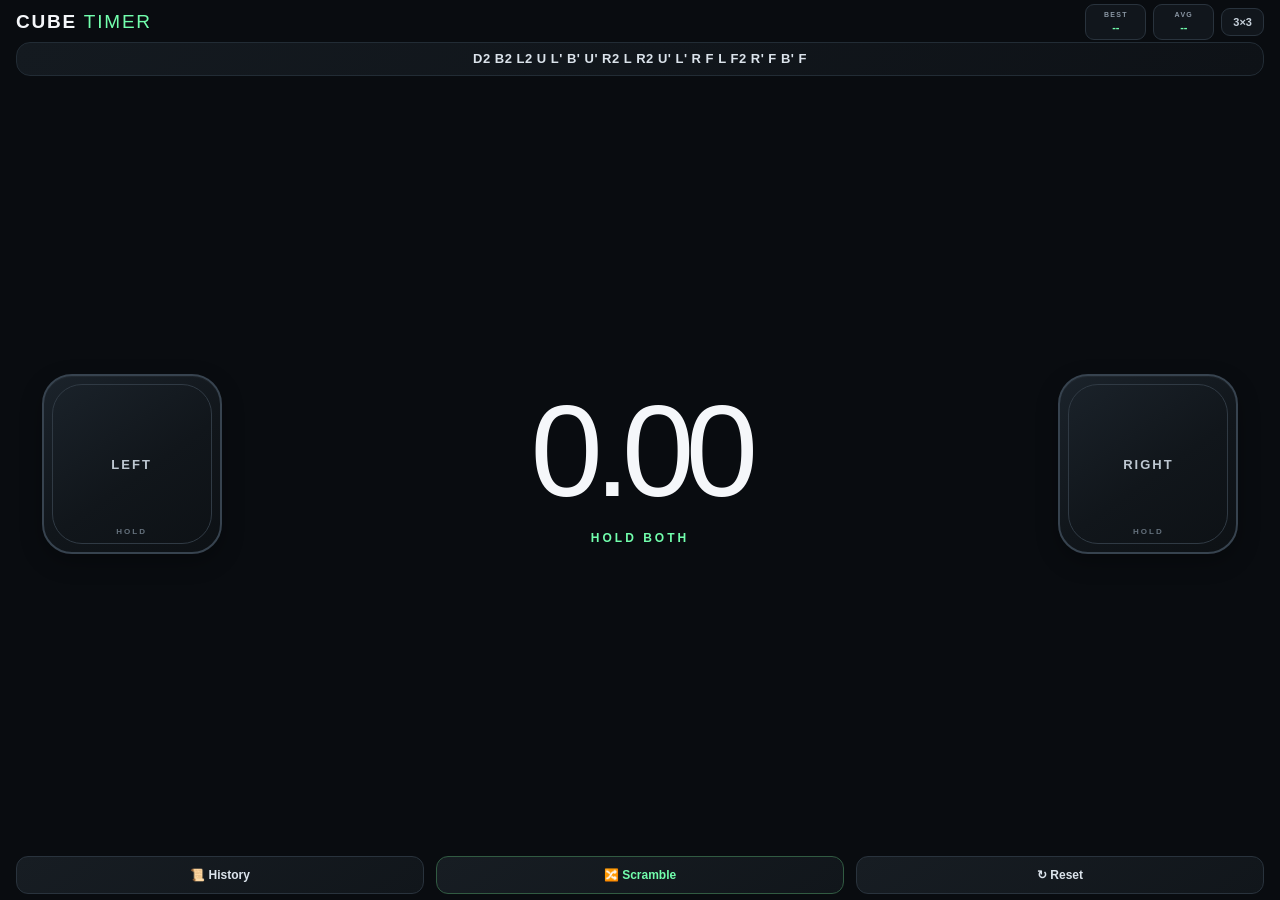
<file: index.html>
<!DOCTYPE html>
<html lang="en">

<head>

    <meta charset="UTF-8">

    <meta
        name="viewport"
        content="width=device-width, initial-scale=1.0"
    >

    <meta
        name="screen-orientation"
        content="landscape"
    >

    <meta
        name="orientation"
        content="landscape"
    >

    <title>Cube Timer</title>

    <link
        rel="stylesheet"
        href="style.css"
    >

</head>


<body>

    <main class="timer-app">


        <!-- TOP BAR -->

        <div class="top-bar">

            <div class="logo">
                CUBE<span> TIMER</span>
            </div>


            <div class="stats">

                <div class="stat">

                    <span class="stat-label">
                        BEST
                    </span>

                    <span id="bestTime">
                        --
                    </span>

                </div>


                <div class="stat">

                    <span class="stat-label">
                        AVG
                    </span>

                    <span id="averageTime">
                        --
                    </span>

                </div>


                <div class="cube">
                    3×3
                </div>

            </div>

        </div>


        <!-- SCRAMBLE -->

        <div class="scramble">

            <span id="scrambleText">
                Ready to scramble
            </span>

        </div>


        <!-- TIMER AREA -->

        <section class="timer-area">


            <!-- LEFT HAND -->

            <button
                class="hand-button left-hand"
                id="leftHand"
                type="button"
                aria-label="Left hand timer button"
            >
                LEFT
            </button>


            <!-- CENTER -->

            <div class="timer-center">

                <div id="timer">
                    0.00
                </div>

                <div id="status">
                    HOLD BOTH
                </div>

            </div>


            <!-- RIGHT HAND -->

            <button
                class="hand-button right-hand"
                id="rightHand"
                type="button"
                aria-label="Right hand timer button"
            >
                RIGHT
            </button>


        </section>


        <!-- BOTTOM BUTTONS -->

        <div class="bottom-bar">

            <button
                id="scrambleBtn"
                type="button"
            >
                🔀 Scramble
            </button>


            <button
                id="historyBtn"
                type="button"
            >
                📜 History
            </button>


            <button
                id="resetBtn"
                type="button"
            >
                ↻ Reset
            </button>

        </div>


    </main>


    <!-- HISTORY PANEL -->

    <div
        id="historyPanel"
        class="history-panel"
    >

        <div class="history-header">

            <h2>
                📜 Solve History
            </h2>

            <button
                id="closeHistory"
                type="button"
            >
                ✕
            </button>

        </div>


        <div
            id="historyList"
            class="history-list"
        >

            <div class="empty-history">
                No solves yet
            </div>

        </div>


        <button
            id="clearHistory"
            class="clear-history"
            type="button"
        >
            🗑 Clear History
        </button>

    </div>


    <script src="script.js"></script>

</body>

</html>
</file>
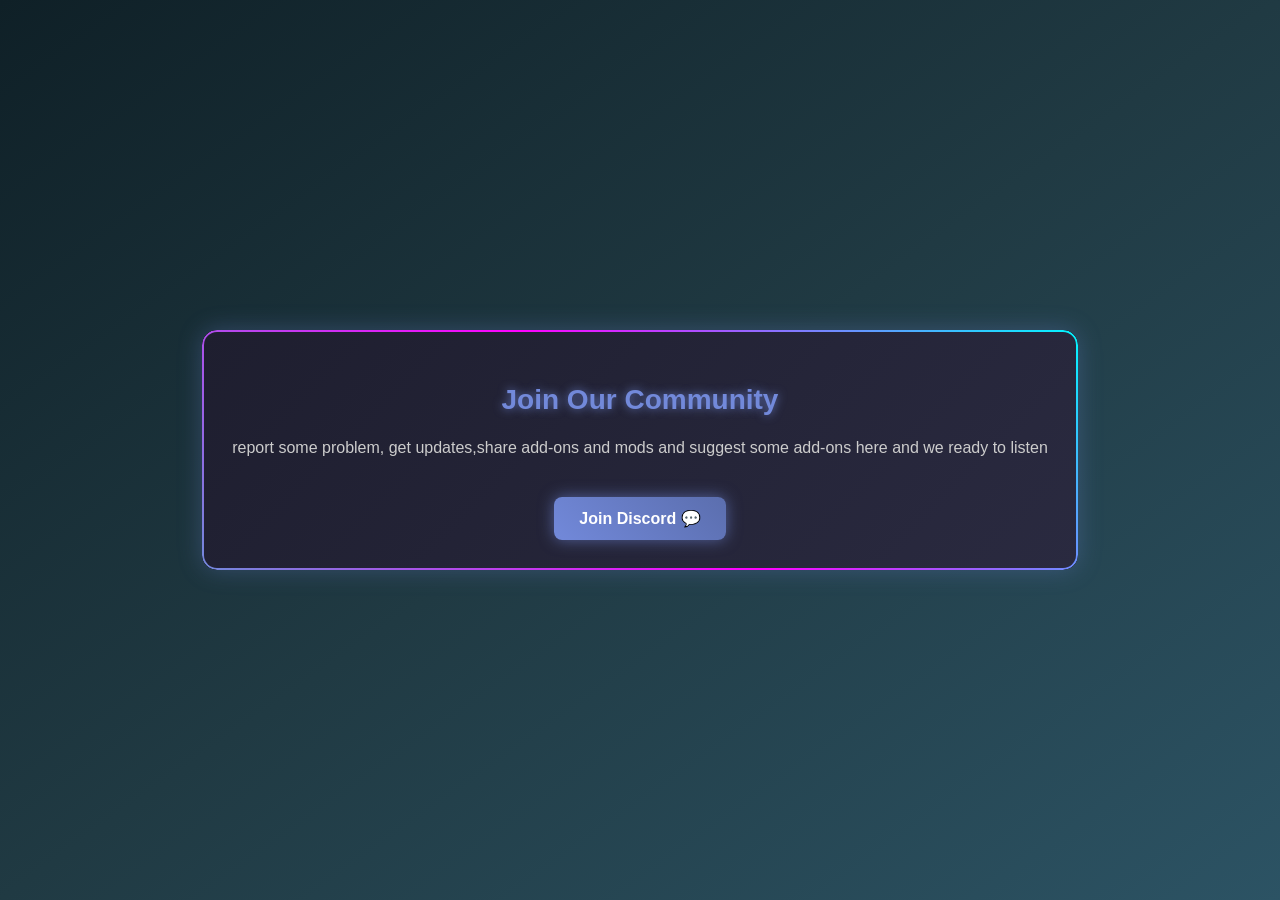
<file: community.html>
<!DOCTYPE html>
<html lang="en">
<head>
<meta charset="UTF-8">
<meta name="viewport" content="width=device-width, initial-scale=1.0">
<title>Community - psycho</title>
<link rel="stylesheet" href="style.css">
<style>
body { font-family: Arial; background: linear-gradient(to bottom right,#0f2027,#203a43,#2c5364); color:white; display:flex; flex-direction:column; align-items:center; min-height:100vh; margin:0; padding:20px;}
.community-page { text-align:center; max-width:500px; width:100%; background: rgba(0,0,0,0.6); padding:30px; border-radius:20px; box-shadow:0 0 20px rgba(0,0,0,0.5);}
.community-page img { width:100px; border-radius:50%; margin-bottom:10px; }
h1 { color:#ffcc00; margin-bottom:10px;}
p { margin-bottom:20px;}
.btn { display:inline-block; padding:10px 20px; background-color:green; color:white; text-decoration:none; border-radius:8px; font-weight:bold; margin:5px; transition:0.3s; cursor:pointer;}
.btn:hover{background-color:blue; transform:scale(1.05);}
</style>
</head>
<body>

<div class="community-page">
    <h1>Welcome to L3ARN Community!</h1>
    <img id="user-pic" src="" alt="Profile Picture">
    <div id="user-name" style="font-weight:bold; font-size:1.2em;"></div>
    <div id="user-email" style="color:lightgray;"></div>
    <p>Now you can access exclusive mods, join discussions, and more.</p>
    
    <a href="profile.html" class="btn">View Profile</a>
    <a href="index.html" class="btn">Back to Home</a>
</div>


<script>
const name = localStorage.getItem("userName");
const email = localStorage.getItem("userEmail");
const pic = localStorage.getItem("userPic");

if(name && email && pic){
    document.getElementById("user-name").textContent = name;
    document.getElementById("user-email").textContent = email;
    document.getElementById("user-pic").src = pic;
}else{
    window.location.href = "squadlogo.html";
}
</script>
</body>
</html>
</file>
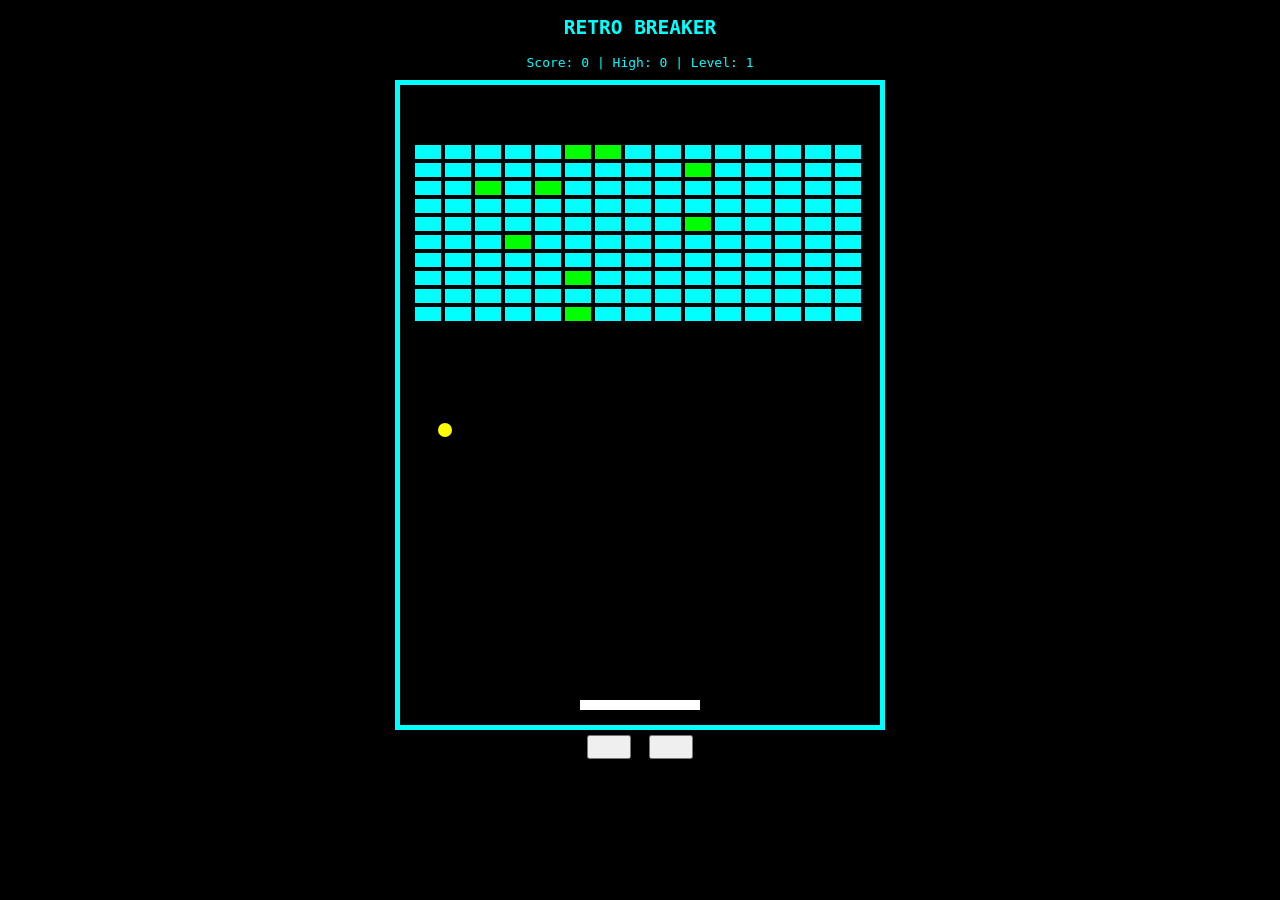
<file: Other-game.html>
<!DOCTYPE html>
<html lang="en">
<head>
<meta charset="UTF-8">
<meta name="viewport" content="width=device-width, initial-scale=1.0">
<title>Breaker Time Paddle + Multiplier</title>
<style>
body{
  margin:0;
  background:#000;
  color:#0ff;
  font-family:monospace;
  display:flex;
  flex-direction:column;
  align-items:center;
}
canvas{border:5px solid #0ff;margin-top:10px;}
button{padding:10px 20px;margin:5px;font-size:16px;}
#gameOverUI{display:none;}
</style>
</head>
<body>

<h2>RETRO BREAKER</h2>
<div>
Score: <span id="score">0</span> |
High: <span id="high">0</span> |
Level: <span id="level">1</span>
</div>

<canvas id="gameCanvas" width="480" height="640"></canvas>

<div>
<button id="btnLeft"></button>
<button id="btnRight"></button>
</div>

<div id="gameOverUI">
<h2 style="color:red;">GAME OVER</h2>
<button id="restartBtn">RESTART</button>
<a href="index.html"><button>HOME</button></a>
</div>

<script>
const canvas = document.getElementById("gameCanvas");
const ctx = canvas.getContext("2d");

let paddleWidth = 120;
let paddleX = canvas.width/2 - 60;
const paddleY = canvas.height - 25;

const ballRadius = 7;
let balls = [];
let powerUps = [];

let score = 0;
let highScore = localStorage.getItem("hs") || 0;
let level = 0;
let speed = 3;
let gameOver = false;

document.getElementById("high").textContent = highScore;

const rows = 10, cols = 15;
const bw = 26, bh = 14, pad = 4, offT = 60, offL = 15;

let bricks = [];
const levels = [Array(10).fill().map(()=>Array(15).fill(1))];

// --- BRICKS ---
function createBricks(){
  bricks = [];
  let layout = levels[level % levels.length];
  for(let c=0;c<cols;c++){
    bricks[c]=[];
    for(let r=0;r<rows;r++){
      let type = layout[r][c];
      if(type===1 && Math.random()<0.2) type=3; // ability brick 20%
      if(type===1 && Math.random()<0.05) type=4; // rare paddle expand 5%
      bricks[c][r]={x:0,y:0,status:type};
    }
  }
}

// --- BALL INIT ---
function initBall(){
  balls=[{
    x:canvas.width/2,
    y:canvas.height-100,
    dx:speed*(Math.random()<0.5?1:-1),
    dy:-speed
  }];
}

// --- DRAW BRICKS ---
function drawBricks(){
  bricks.forEach((col,c)=>{
    col.forEach((b,r)=>{
      if(!b.status) return;
      let x = c*(bw+pad)+offL;
      let y = r*(bh+pad)+offT;
      b.x = x; b.y = y;
      ctx.fillStyle = b.status===2?"#777":(b.status===4?"#0f0":"#0ff");
      ctx.fillRect(x,y,bw,bh);
    });
  });
}

// --- COLLISION ---
function collision(ball){
  bricks.forEach(col=>{
    col.forEach(b=>{
      if(!b.status) return;
      if(ball.x>b.x && ball.x<b.x+bw && ball.y>b.y && ball.y<b.y+bh){
        let prevX = ball.x-ball.dx;
        let prevY = ball.y-ball.dy;
        if(prevY<=b.y||prevY>=b.y+bh) ball.dy*=-1;
        else ball.dx*=-1;

        if(b.status===3 && Math.random()<0.2){ // 20% chance to multiply ball
          balls.push({...ball, dx:-ball.dx, dy:-ball.dy});
        }
        if(b.status===4 && Math.random()<0.05){ // 5% chance paddle expand
          paddleWidth *= 1.2;
          setTimeout(()=>{paddleWidth/=1.2},5000); // 5s duration
        }
        if(b.status!==2) { b.status=0; score+=10; document.getElementById("score").textContent=score;}
      }
    });
  });
}

// --- POWERUPS ---
function spawnPowerUp(x,y){
  powerUps.push({x:x,y:y,dy:2,type:Math.floor(Math.random()*2)});
}
function drawPowerUps(){
  powerUps.forEach((p,i)=>{
    p.y+=p.dy;
    ctx.fillStyle = p.type===0?"#0f0":"#00f";
    ctx.fillRect(p.x-8,p.y-8,16,16);
    if(p.y>paddleY && p.x>paddleX && p.x<paddleX+paddleWidth){
      if(p.type===0) paddleWidth*=1.2;
      if(p.type===1 && balls.length<5) balls.push({...balls[0],dx:-balls[0].dx});
      setTimeout(()=>{paddleWidth/=1.2},5000);
      powerUps.splice(i,1);
    }
    if(p.y>canvas.height) powerUps.splice(i,1);
  });
}

// --- BALL UPDATE ---
function updateBalls(){
  balls.forEach((ball,i)=>{
    ball.x+=ball.dx;
    ball.y+=ball.dy;
    if(ball.x<ballRadius||ball.x>canvas.width-ballRadius) ball.dx*=-1;
    if(ball.y<ballRadius) ball.dy*=-1;

    if(ball.y+ballRadius>=paddleY && ball.x>paddleX && ball.x<paddleX+paddleWidth){
      ball.dy=-Math.abs(ball.dy);
    }
    collision(ball);
    if(ball.y>canvas.height) balls.splice(i,1);
  });
}

// --- LEVEL CHECK ---
function checkLevel(){
  if(!bricks.flat().some(b=>b.status===1||b.status===3||b.status===4)){
    level++;
    createBricks();
    initBall();
  }
}

// --- DRAW LOOP ---
function draw(){
  if(gameOver) return;
  ctx.clearRect(0,0,canvas.width,canvas.height);
  drawBricks();
  updateBalls();
  drawPowerUps();
  checkLevel();

  balls.forEach(b=>{
    ctx.beginPath();
    ctx.arc(b.x,b.y,ballRadius,0,Math.PI*2);
    ctx.fillStyle="#ff0"; ctx.fill();
  });

  ctx.fillStyle="#fff"; ctx.fillRect(paddleX,paddleY,paddleWidth,10);

  if(left) paddleX-=6;
  if(right) paddleX+=6;
  if(paddleX<0)paddleX=0;
  if(paddleX+paddleWidth>canvas.width)paddleX=canvas.width-paddleWidth;

  if(balls.length===0){
    gameOver=true;
    document.getElementById("gameOverUI").style.display="block";
    if(score>highScore) localStorage.setItem("hs",score);
  }

  requestAnimationFrame(draw);
}

// --- CONTROLS ---
let left=false,right=false;
document.addEventListener("keydown",e=>{
  if(e.key==="ArrowLeft"||e.key==="ArrowRight") e.preventDefault();
  if(e.key==="ArrowLeft") left=true;
  if(e.key==="ArrowRight") right=true;
});
document.addEventListener("keyup",e=>{
  if(e.key==="ArrowLeft") left=false;
  if(e.key==="ArrowRight") right=false;
});
document.getElementById("btnLeft").ontouchstart=()=>left=true;
document.getElementById("btnLeft").ontouchend=()=>left=false;
document.getElementById("btnRight").ontouchstart=()=>right=true;
document.getElementById("btnRight").ontouchend=()=>right=false;

// --- RESTART ---
document.getElementById("restartBtn").onclick=()=>{
  score=0; level=0; paddleWidth=120; gameOver=false;
  document.getElementById("gameOverUI").style.display="none";
  document.getElementById("score").textContent=0;
  createBricks(); initBall(); draw();
}

// --- START ---
createBricks();
initBall();
draw();
</script>
</body>
</html>
</file>
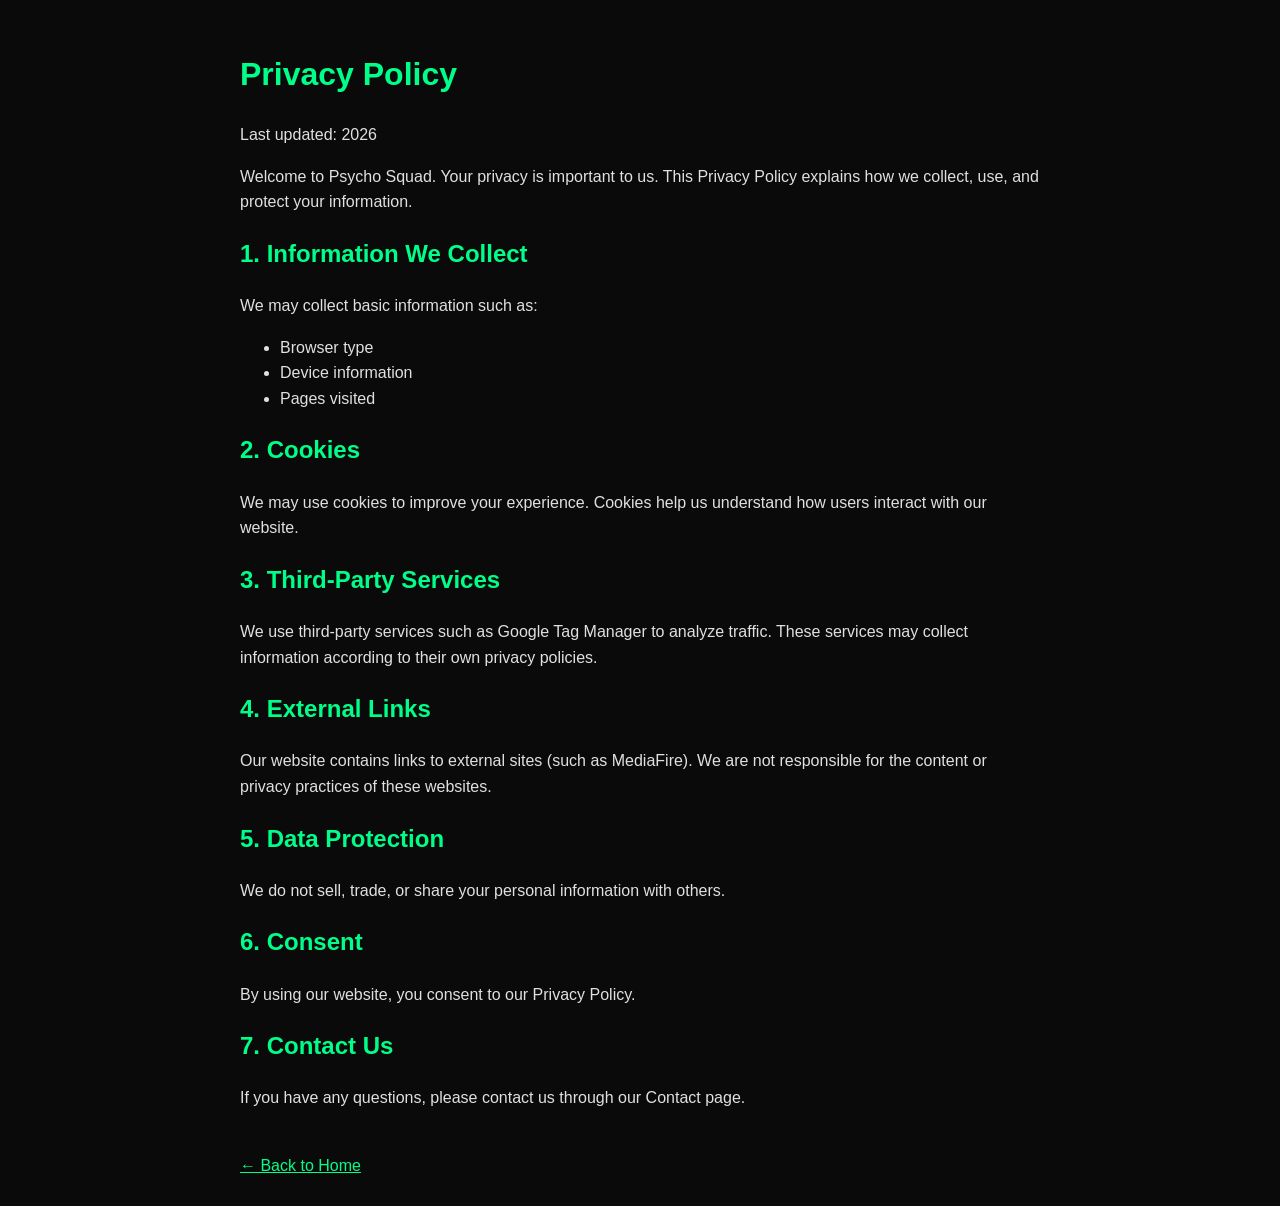
<file: privacy-policy.html>
<!DOCTYPE html>
<html lang="en">
<head>
  <meta charset="UTF-8">
  <meta name="viewport" content="width=device-width, initial-scale=1.0">
  <title>Privacy Policy | Psycho Squad</title>

  <style>
    body {
      font-family: Arial, sans-serif;
      background: #0a0a0a;
      color: #e0e0e0;
      padding: 20px;
      line-height: 1.6;
    }

    h1, h2 {
      color: #00ff88;
    }

    .container {
      max-width: 800px;
      margin: auto;
    }

    a {
      color: #00ff88;
    }
  </style>
</head>
<body>

<div class="container">
  <h1>Privacy Policy</h1>
  <p>Last updated: 2026</p>

  <p>Welcome to Psycho Squad. Your privacy is important to us. This Privacy Policy explains how we collect, use, and protect your information.</p>

  <h2>1. Information We Collect</h2>
  <p>We may collect basic information such as:</p>
  <ul>
    <li>Browser type</li>
    <li>Device information</li>
    <li>Pages visited</li>
  </ul>

  <h2>2. Cookies</h2>
  <p>We may use cookies to improve your experience. Cookies help us understand how users interact with our website.</p>

  <h2>3. Third-Party Services</h2>
  <p>We use third-party services such as Google Tag Manager to analyze traffic. These services may collect information according to their own privacy policies.</p>

  <h2>4. External Links</h2>
  <p>Our website contains links to external sites (such as MediaFire). We are not responsible for the content or privacy practices of these websites.</p>

  <h2>5. Data Protection</h2>
  <p>We do not sell, trade, or share your personal information with others.</p>

  <h2>6. Consent</h2>
  <p>By using our website, you consent to our Privacy Policy.</p>

  <h2>7. Contact Us</h2>
  <p>If you have any questions, please contact us through our Contact page.</p>

  <br>
  <a href="index.html">← Back to Home</a>
</div>

</body>
</html>
</file>
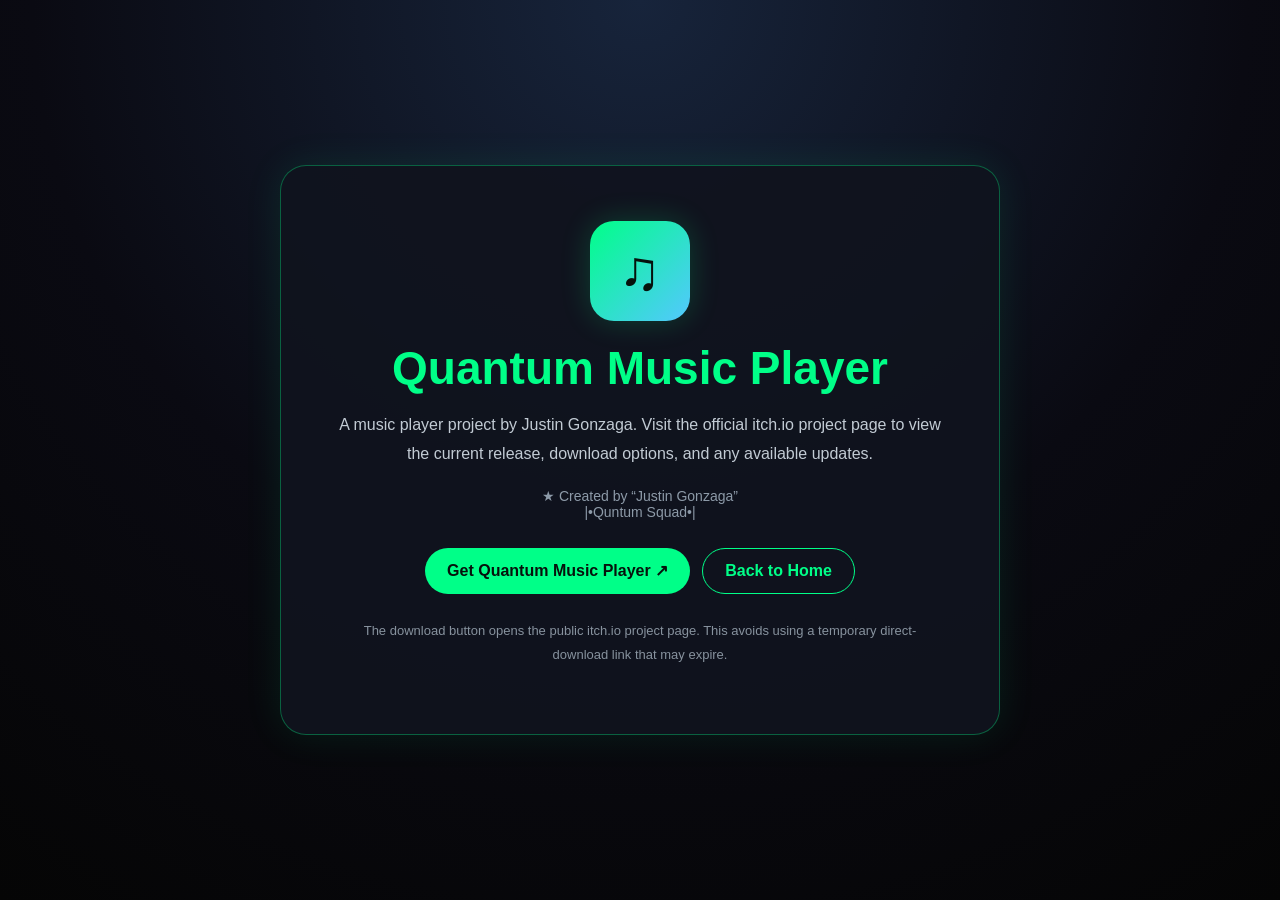
<file: quantum-music-player.html>
<!DOCTYPE html>
<html lang="en">
<head>
  <meta charset="UTF-8">
  <meta name="viewport" content="width=device-width, initial-scale=1.0">
  <meta name="description" content="Quantum Music Player by Justin Gonzaga. Visit the official itch.io page for details and downloads.">
  <title>Quantum Music Player | Quantum Squad</title>
  <style>
    :root{--green:#00ff88;--text:#e7edf0}*{box-sizing:border-box}body{margin:0;min-height:100vh;font-family:Arial,sans-serif;color:var(--text);background:radial-gradient(circle at top,#17243b 0,#0a0a12 55%,#050505 100%);display:flex;align-items:center;justify-content:center;padding:24px}.card{width:min(720px,100%);text-align:center;padding:clamp(25px,6vw,55px);border:1px solid #00ff8855;border-radius:26px;background:#10141eeF;box-shadow:0 0 38px #00ff8818}.icon{width:100px;height:100px;margin:0 auto 20px;border-radius:24px;display:grid;place-items:center;font-size:56px;color:#06120c;background:linear-gradient(135deg,#00ff88,#53c8ff);box-shadow:0 0 30px #00ff8833}h1{color:var(--green);font-size:clamp(30px,6vw,46px);margin:0 0 12px}p{color:#c2cbd4;line-height:1.8}.credit{color:#8d9aa8;font-size:14px;margin:20px 0 28px}.buttons{display:flex;flex-wrap:wrap;justify-content:center;gap:12px;margin-top:25px}.btn{display:inline-block;padding:13px 22px;border-radius:30px;text-decoration:none;font-weight:bold;background:var(--green);color:#06120c;transition:.2s}.btn:hover{transform:translateY(-2px);box-shadow:0 7px 22px #00ff8833}.secondary{background:transparent;color:var(--green);border:1px solid var(--green)}.note{font-size:13px;color:#87929e;margin-top:25px}
  </style>
</head>
<body>
  <main class="card">
    <div class="icon" aria-hidden="true">♫</div>
    <h1>Quantum Music Player</h1>
    <p>A music player project by Justin Gonzaga. Visit the official itch.io project page to view the current release, download options, and any available updates.</p>
    <div class="credit">★ Created by “Justin Gonzaga”<br>|•Quntum Squad•|</div>
    <div class="buttons">
      <a class="btn" href="https://justingonzaga93-creator.itch.io/quantum-music-player" target="_blank" rel="noopener noreferrer">Get Quantum Music Player ↗</a>
      <a class="btn secondary" href="index.html">Back to Home</a>
    </div>
    <p class="note">The download button opens the public itch.io project page. This avoids using a temporary direct-download link that may expire.</p>
  </main>
</body>
</html>
</file>
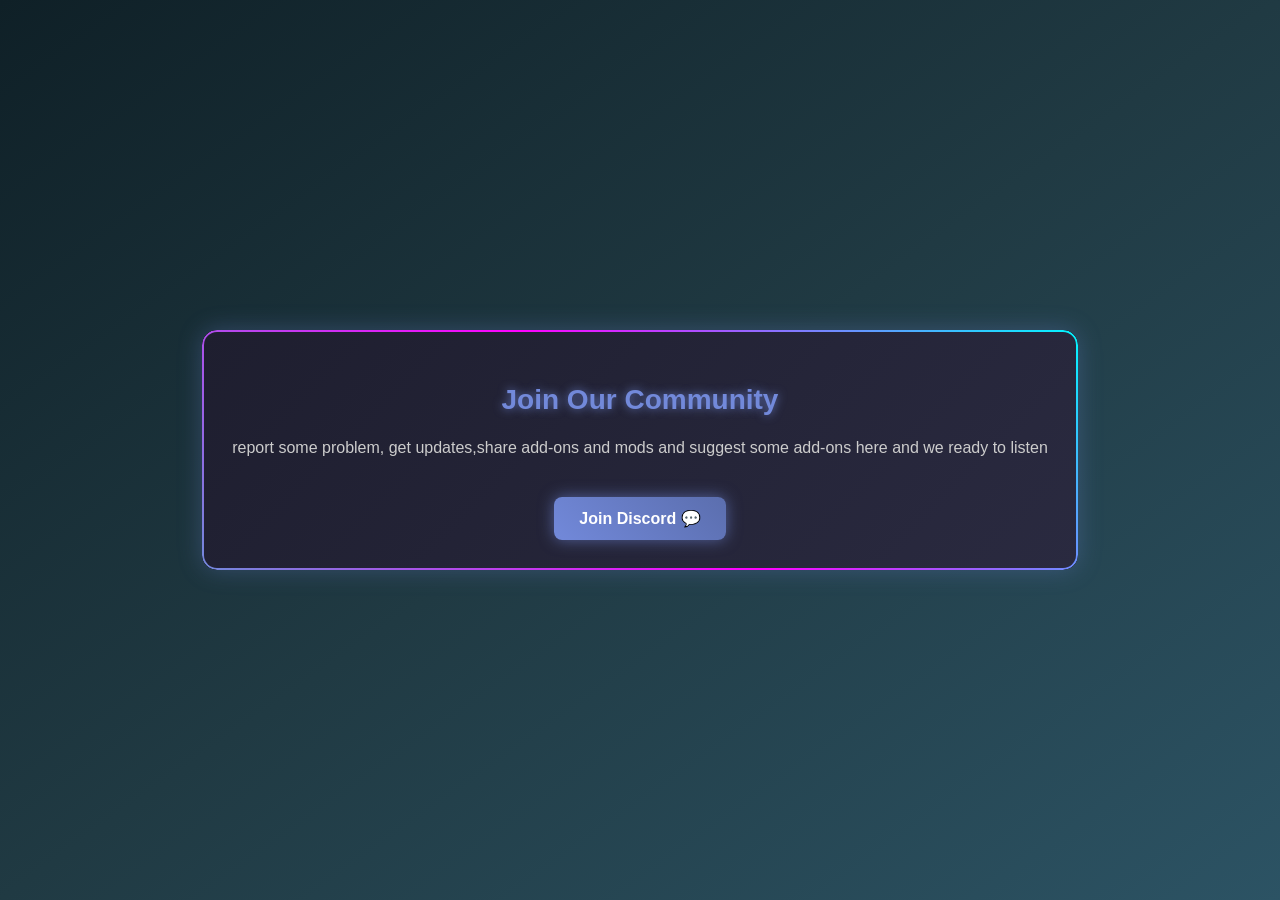
<file: squadlogo.html>
<!DOCTYPE html>
<html lang="en">
<head>
<meta charset="UTF-8">
<meta name="viewport" content="width=device-width, initial-scale=1.0">
<title>Join the Community</title>

<!-- Google Sign-In -->
<script src="https://accounts.google.com/gsi/client" async defer></script>

<style>
body {
    font-family: Arial;
    background: linear-gradient(to bottom right,#0f2027,#203a43,#2c5364);
    color:white;
    display:flex;
    align-items:center;
    justify-content:center;
    min-height:100vh;
    margin:0;
}

.container {
    text-align:center;
    background: rgba(0,0,0,0.6);
    padding:30px;
    border-radius:20px;
    max-width:400px;
    width:100%;
    box-shadow:0 0 20px rgba(0,0,0,0.5);
}

.community-logo {
    width:120px;
    border-radius:50%;
    margin-bottom:15px;
}

h1 {
    color:#ffcc00;
}

p {
    margin-bottom:20px;
}
</style>
</head>
<body>
    <div class="discord-section">
  <h2>Join Our Community</h2>
  <p>report some problem, get updates,share add-ons and mods and suggest some add-ons here and we ready to listen</p>
  <a href="https://discord.gg/Nzt2P5Kpy" target="_blank" class="discord-btn">
    Join Discord 💬
  </a>
</div>

<style>
.discord-section {
  position: relative;
  text-align: center;
  margin: 50px 20px;
  padding: 30px;
  background: linear-gradient(135deg, #1e1e2f, #2a2a40);
  border-radius: 15px;
  box-shadow: 0 0 25px rgba(114, 137, 218, 0.3);
  transition: 0.3s;
  overflow: hidden;
}

/* GLOW BORDER */
.discord-section::before {
  content: "";
  position: absolute;
  inset: 0;
  border-radius: 15px;
  padding: 2px;
  background: linear-gradient(45deg, #7289da, #ff00ff, #00f7ff);
  -webkit-mask: linear-gradient(#000 0 0) content-box, linear-gradient(#000 0 0);
  -webkit-mask-composite: xor;
  mask-composite: exclude;

  pointer-events: none; /* ✅ FIX CLICK ISSUE */
}

.discord-section:hover {
  transform: translateY(-5px);
  box-shadow: 0 0 40px rgba(114, 137, 218, 0.6);
}

.discord-section h2 {
  color: #7289da;
  font-size: 28px;
  text-shadow: 0 0 10px rgba(114, 137, 218, 0.8);
}

.discord-section p {
  margin-top: 10px;
  color: #ccc;
  font-size: 16px;
}

/* BUTTON */
.discord-btn {
  position: relative;
  z-index: 1; /* ✅ ensures it's clickable */

  display: inline-block;
  margin-top: 20px;
  padding: 12px 25px;
  font-size: 16px;
  font-weight: bold;
  background: linear-gradient(45deg, #7289da, #5b6eae);
  color: white;
  text-decoration: none;
  border-radius: 8px;
  transition: 0.3s;
  box-shadow: 0 0 15px rgba(114, 137, 218, 0.6);
}

.discord-btn:hover {
  transform: scale(1.1);
  background: linear-gradient(45deg, #5b6eae, #7289da);
  box-shadow: 0 0 25px rgba(114, 137, 218, 1);
}
</style>
    
</body>
<script>
function handleCredentialResponse(response){
    try {
        const base64Url = response.credential.split('.')[1];
        const base64 = base64Url.replace(/-/g,'+').replace(/_/g,'/');

        const jsonPayload = decodeURIComponent(
            atob(base64).split('').map(c => {
                return '%' + ('00' + c.charCodeAt(0).toString(16)).slice(-2);
            }).join('')
        );

        const user = JSON.parse(jsonPayload);

        localStorage.setItem("userName", user.name);
        localStorage.setItem("userEmail", user.email);
        localStorage.setItem("userPic", user.picture);

        window.location.href = "community.html";

    } catch(error){
        console.log(error);
        alert("Login failed");
    }
}

window.onload = function(){
    google.accounts.id.initialize({
        client_id: "14252641032-uuh9ba6r8ap47o9aftksv2jqa1ntli5c.apps.googleusercontent.com",
        callback: handleCredentialResponse
    });

    google.accounts.id.renderButton(
        document.getElementById("google-btn"),
        {
            theme: "filled_blue",
            size: "large",
            width: 250
        }
    );
};
</script>

</body>
</html>
</file>
<file: style.css>
/* ========================================
   CUBE TIMER 3x3 — PREMIUM EDITION
   Responsive • Android • Tablet • Landscape
======================================== */

:root {
    color-scheme: dark;

    --bg: #090c10;
    --surface: #11161c;
    --surface-light: #171e25;
    --surface-hover: #202932;

    --border: #29333d;
    --border-light: #37434f;

    --green: #72ffad;
    --green-soft: rgba(114, 255, 173, 0.12);

    --white: #f5f7fa;
    --muted: #8b97a4;
    --yellow: #ffd166;
    --red: #ff8585;

    --radius-sm: 9px;
    --radius-md: 14px;
    --radius-lg: 22px;

    --transition: 160ms ease;
}

*,
*::before,
*::after {
    box-sizing: border-box;
    margin: 0;
    padding: 0;
}

html,
body {
    width: 100%;
    height: 100%;
    min-height: 0;
}

html {
    -webkit-text-size-adjust: 100%;
    text-size-adjust: 100%;
}

body {
    background: var(--bg);
    color: var(--white);

    font-family: Inter, "Segoe UI", Arial, Helvetica, sans-serif;

    overflow: hidden;

    user-select: none;
    -webkit-user-select: none;
    -webkit-tap-highlight-color: transparent;

    overscroll-behavior: none;
}

button {
    font: inherit;
    color: inherit;
    appearance: none;
    -webkit-appearance: none;
}

button:focus-visible {
    outline: 2px solid var(--green);
    outline-offset: 4px;
}


/* ========================================
   MAIN APPLICATION
======================================== */

.timer-app {
    width: 100%;
    height: 100vh;
    height: 100dvh;

    display: flex;
    flex-direction: column;

    padding:
        max(10px, env(safe-area-inset-top))
        max(16px, env(safe-area-inset-right))
        max(10px, env(safe-area-inset-bottom))
        max(16px, env(safe-area-inset-left));

    isolation: isolate;
}


/* ========================================
   TOP BAR
======================================== */

.top-bar {
    width: 100%;
    height: 40px;
    min-height: 40px;

    display: flex;
    align-items: center;
    justify-content: space-between;

    gap: 12px;
    flex-shrink: 0;
}

.logo {
    font-size: clamp(14px, 2.5vw, 19px);
    font-weight: 900;
    letter-spacing: 1.8px;
    white-space: nowrap;
    flex-shrink: 0;
}

.logo span {
    color: var(--green);
    font-weight: 500;
}


/* ========================================
   TOP STATISTICS
======================================== */

.stats {
    display: flex;
    align-items: center;
    justify-content: flex-end;

    gap: 7px;
    min-width: 0;
}

.stat {
    min-width: 61px;
    padding: 6px 9px;

    display: flex;
    flex-direction: column;
    align-items: center;
    justify-content: center;

    border: 1px solid var(--border);
    border-radius: var(--radius-sm);

    background: var(--surface);
}

.stat-label {
    color: var(--muted);
    font-size: 7px;
    font-weight: 800;
    letter-spacing: 1.3px;
    text-transform: uppercase;
    white-space: nowrap;
}

.stat span:last-child {
    margin-top: 3px;

    color: var(--green);
    font-size: 11px;
    font-weight: 800;

    font-variant-numeric: tabular-nums;
    white-space: nowrap;
}

.cube {
    padding: 7px 11px;

    border: 1px solid var(--border);
    border-radius: var(--radius-sm);

    background: var(--surface);
    color: #c6d0da;

    font-size: 11px;
    font-weight: 800;
    white-space: nowrap;
}


/* ========================================
   SCRAMBLE DISPLAY
======================================== */

.scramble {
    width: 100%;
    min-height: 44px;
    flex-shrink: 0;

    margin-top: 9px;
    padding: 9px 14px;

    display: flex;
    align-items: center;
    justify-content: center;

    border: 1px solid #222c35;
    border-radius: var(--radius-md);

    background: linear-gradient(
        135deg,
        #141a20,
        #0e1217
    );

    color: #dbe3eb;

    text-align: center;
    overflow-wrap: anywhere;

    font-size: clamp(10px, 1.7vw, 13px);
    font-weight: 700;
    line-height: 1.6;
    letter-spacing: 0.5px;
}


/* ========================================
   TIMER AREA
======================================== */

.timer-area {
    flex: 1;
    min-height: 0;
    min-width: 0;
    width: 100%;

    display: flex;
    align-items: center;
    justify-content: center;

    gap: clamp(10px, 2.5vw, 28px);

    padding: 12px 0;
}

.timer-center {
    flex: 1;
    min-width: 0;
    max-width: 760px;

    display: flex;
    flex-direction: column;
    align-items: center;
    justify-content: center;

    text-align: center;
}

#timer {
    max-width: 100%;

    color: var(--white);

    font-size: clamp(48px, 17vh, 150px);
    font-weight: 300;

    line-height: 1.08;
    letter-spacing: -0.065em;

    font-variant-numeric: tabular-nums;
    font-feature-settings: "tnum";

    white-space: nowrap;

    transition:
        color 120ms ease,
        transform 120ms ease;
}

#status {
    margin-top: 14px;

    color: var(--green);

    font-size: clamp(9px, 1.5vw, 12px);
    font-weight: 800;

    letter-spacing: 3px;
    line-height: 1.5;

    text-align: center;
    text-transform: uppercase;
}


/* ========================================
   HAND BUTTONS
======================================== */

.hand-button {
    position: relative;

    flex: 0 0 auto;

    width: clamp(100px, 18vw, 210px);
    height: clamp(100px, 18vw, 210px);

    display: flex;
    align-items: center;
    justify-content: center;

    border: 2px solid var(--border-light);
    border-radius: clamp(20px, 3vw, 30px);

    background: linear-gradient(
        145deg,
        #1b232b 0%,
        #11161b 55%,
        #0d1115 100%
    );

    color: #bdc7d1;

    font-size: clamp(10px, 1.5vw, 13px);
    font-weight: 900;
    letter-spacing: 2px;

    cursor: pointer;
    outline: none;

    touch-action: none;
    -webkit-touch-callout: none;

    box-shadow:
        0 8px 22px rgba(0, 0, 0, 0.28),
        inset 0 1px 0 rgba(255, 255, 255, 0.035);

    transition:
        transform 120ms ease,
        border-color 120ms ease,
        background 120ms ease,
        color 120ms ease,
        box-shadow 120ms ease;
}

.hand-button::before {
    content: "";

    position: absolute;
    inset: 8px;

    border: 1px solid #303a44;
    border-radius: inherit;

    pointer-events: none;
}

.hand-button::after {
    content: "HOLD";

    position: absolute;
    left: 0;
    right: 0;
    bottom: 16px;

    color: #65717d;

    font-size: 8px;
    font-weight: 800;
    letter-spacing: 2px;
    text-align: center;

    pointer-events: none;
}

.hand-button.pressed {
    transform: scale(0.95);

    border-color: var(--green);

    background: linear-gradient(
        145deg,
        #203b2c,
        #111d16
    );

    color: var(--green);

    box-shadow:
        0 4px 12px rgba(0, 0, 0, 0.35),
        inset 0 0 26px var(--green-soft);
}

.hand-button.pressed::before {
    border-color: rgba(114, 255, 173, 0.35);
}

.hand-button.ready {
    border-color: var(--green);

    background: linear-gradient(
        145deg,
        #1c3024,
        #101914
    );

    color: var(--green);

    box-shadow:
        0 0 20px var(--green-soft),
        inset 0 0 25px rgba(114, 255, 173, 0.045);
}


/* ========================================
   TIMER STATES
======================================== */

.timer-ready #timer {
    color: var(--green);
}

.timer-running #timer {
    color: var(--white);
}

.timer-stopped #timer {
    color: var(--yellow);
}

.timer-stopped #status {
    color: var(--yellow);
}

.timer-running {
    cursor: pointer;
}

.timer-running.stop-pressed #timer {
    color: var(--yellow);
    transform: scale(0.985);
}

.timer-running.stop-pressed #status {
    color: var(--yellow);
}

.timer-running.stop-pressed .hand-button {
    border-color: var(--yellow);
}


/* ========================================
   BOTTOM BAR — UPDATED POSITIONS
   HISTORY LEFT • SCRAMBLE CENTER • RESET RIGHT
======================================== */

.bottom-bar {
    width: 100%;
    flex-shrink: 0;

    display: flex;
    align-items: center;
    justify-content: space-between;

    gap: 12px;
    padding-top: 8px;
}

.bottom-bar button {
    min-width: 0;
    min-height: 46px;
    height: 46px;

    flex: 1 1 0;

    padding: 0 12px;

    border: 1px solid var(--border);
    border-radius: 12px;

    background: linear-gradient(
        145deg,
        #171d23,
        #11161b
    );

    color: #dce4ec;

    font-size: 12px;
    font-weight: 800;

    cursor: pointer;
    outline: none;

    transition:
        transform 120ms ease,
        background 120ms ease,
        border-color 120ms ease;
}

/* History — LEFT */
#historyBtn {
    order: 1;
    margin-right: auto;
}

/* Scramble — CENTER */
#scrambleBtn {
    order: 2;

    color: var(--green);
    border-color: #315b42;
}

/* Reset — RIGHT */
#resetBtn {
    order: 3;
    margin-left: auto;
}

.bottom-bar button:active {
    transform: scale(0.96);
    background: var(--surface-hover);
}

#scrambleBtn:active {
    background: #17271e;
}


/* ========================================
   HISTORY PANEL
======================================== */

.history-panel {
    position: fixed;

    top: 50%;
    left: 50%;

    width: min(92vw, 540px);
    height: min(82vh, 540px);
    height: min(82dvh, 540px);

    transform: translate(-50%, -50%) scale(0.97);

    display: none;
    flex-direction: column;

    padding: clamp(14px, 3vw, 22px);

    background: linear-gradient(
        145deg,
        #141a21,
        #0e1217
    );

    border: 1px solid var(--border-light);
    border-radius: var(--radius-lg);

    box-shadow:
        0 24px 80px rgba(0, 0, 0, 0.72),
        inset 0 1px 0 rgba(255, 255, 255, 0.025);

    z-index: 1000;

    overflow: hidden;
    overscroll-behavior: contain;
}

.history-panel.open {
    display: flex;
    transform: translate(-50%, -50%) scale(1);
}

.history-header {
    display: flex;
    align-items: center;
    justify-content: space-between;

    gap: 12px;
    padding-bottom: 14px;

    border-bottom: 1px solid #29323b;
    flex-shrink: 0;
}

.history-header h2 {
    color: var(--white);

    font-size: clamp(16px, 3vw, 20px);
    font-weight: 900;
    letter-spacing: 0.8px;
}

#closeHistory {
    width: 40px;
    height: 40px;
    flex-shrink: 0;

    display: flex;
    align-items: center;
    justify-content: center;

    border: 1px solid var(--border);
    border-radius: 11px;

    background: var(--surface-light);
    color: #c6d0da;

    font-size: 17px;
    font-weight: 800;

    cursor: pointer;
}

.history-list {
    flex: 1;
    min-height: 0;

    overflow-x: hidden;
    overflow-y: auto;

    margin-top: 13px;
    padding-right: 4px;

    overscroll-behavior: contain;
    scrollbar-width: thin;
    scrollbar-color: #3b4753 transparent;

    -webkit-overflow-scrolling: touch;
}

.history-list::-webkit-scrollbar {
    width: 5px;
}

.history-list::-webkit-scrollbar-track {
    background: transparent;
}

.history-list::-webkit-scrollbar-thumb {
    background: #3b4753;
    border-radius: 10px;
}

.history-item {
    display: flex;
    align-items: center;
    justify-content: space-between;

    gap: 12px;
    padding: 13px;

    margin-bottom: 8px;

    background: rgba(255, 255, 255, 0.025);

    border: 1px solid #29323b;
    border-radius: 12px;
}

.delete-solve {
    flex-shrink: 0;
    width: 34px;
    height: 34px;

    display: grid;
    place-items: center;

    border: 1px solid #603b3b;
    border-radius: 9px;
    background: #1b1417;
    color: var(--red);

    font-size: 14px;
    cursor: pointer;
    transition: background 120ms ease, transform 120ms ease;
}

.delete-solve:hover {
    background: #29191d;
}

.delete-solve:active {
    transform: scale(0.94);
}

.history-number {
    color: var(--muted);
    font-size: 12px;
    font-weight: 800;
    white-space: nowrap;
}

.history-time {
    flex: 1;
    min-width: 0;

    color: var(--green);

    font-size: clamp(15px, 3vw, 19px);
    font-weight: 800;

    font-variant-numeric: tabular-nums;
    white-space: nowrap;
}

.history-scramble {
    max-width: 55%;

    color: var(--muted);
    font-size: 10px;
    line-height: 1.5;

    text-align: right;
    overflow-wrap: anywhere;
}

.empty-history {
    padding: 40px 10px;

    color: var(--muted);
    font-size: 14px;
    line-height: 1.6;

    text-align: center;
}

.clear-history {
    width: 100%;
    min-height: 48px;
    flex-shrink: 0;

    margin-top: 12px;
    padding: 10px;

    border: 1px solid #603b3b;
    border-radius: 12px;

    background: #1b1417;
    color: var(--red);

    font-size: 12px;
    font-weight: 900;

    cursor: pointer;

    transition:
        transform 120ms ease,
        background 120ms ease;
}

.clear-history:active {
    transform: scale(0.98);
    background: #29191d;
}


/* ========================================
   TABLET / SMALL LAPTOP
======================================== */

@media (min-width: 601px) and (max-width: 1000px) {
    .timer-area {
        gap: 18px;
    }

    .hand-button {
        width: clamp(115px, 17vw, 175px);
        height: clamp(115px, 17vw, 175px);
    }

    #timer {
        font-size: clamp(60px, 15vh, 125px);
    }
}


/* ========================================
   MOBILE
======================================== */

@media (max-width: 600px) {
    .timer-app {
        padding-left: max(8px, env(safe-area-inset-left));
        padding-right: max(8px, env(safe-area-inset-right));
    }

    .top-bar {
        height: 36px;
        min-height: 36px;
        gap: 6px;
    }

    .logo {
        font-size: clamp(12px, 3.2vw, 16px);
        letter-spacing: 1px;
    }

    .stats {
        gap: 4px;
    }

    .stat {
        min-width: 47px;
        padding: 5px 6px;
    }

    .stat-label {
        font-size: 6px;
        letter-spacing: 0.8px;
    }

    .stat span:last-child {
        font-size: 10px;
    }

    .cube {
        padding: 6px 7px;
        font-size: 10px;
    }

    .scramble {
        min-height: 38px;
        margin-top: 7px;
        padding: 7px 9px;

        font-size: 10px;
        letter-spacing: 0.2px;
    }

    .timer-area {
        gap: 7px;
        padding: 8px 0;
    }

    .hand-button {
        width: clamp(76px, 26vw, 120px);
        height: clamp(95px, 26vw, 120px);

        border-radius: 20px;

        font-size: 10px;
        letter-spacing: 1px;
    }

    .hand-button::before {
        inset: 6px;
    }

    .hand-button::after {
        bottom: 12px;
        font-size: 7px;
        letter-spacing: 1.5px;
    }

    #timer {
        font-size: clamp(38px, 11.5vw, 72px);
        letter-spacing: -0.06em;
    }

    #status {
        margin-top: 10px;
        font-size: 9px;
        letter-spacing: 2px;
    }

    /* Updated bottom button arrangement */
    .bottom-bar {
        justify-content: space-between;
        gap: 6px;
        padding-top: 6px;
    }

    .bottom-bar button {
        flex: 1 1 0;

        width: 0;
        max-width: none;
        min-height: 43px;
        height: 43px;

        padding: 0 5px;
        border-radius: 10px;

        font-size: 10px;
    }

    #historyBtn {
        order: 1;
    }

    #scrambleBtn {
        order: 2;
    }

    #resetBtn {
        order: 3;
    }

    .history-panel {
        width: 94vw;
        width: min(94vw, 540px);

        height: 82vh;
        height: 82dvh;

        padding: 14px;
        border-radius: 18px;
    }

    .history-scramble {
        display: none;
    }
}


/* ========================================
   VERY SMALL PHONES
======================================== */

@media (max-width: 360px) {
    .logo {
        font-size: 11px;
        letter-spacing: 0.5px;
    }

    .stats {
        gap: 3px;
    }

    .stat {
        min-width: 40px;
        padding: 4px;
    }

    .stat-label {
        font-size: 5px;
        letter-spacing: 0.4px;
    }

    .stat span:last-child {
        font-size: 9px;
    }

    .cube {
        padding: 5px;
        font-size: 9px;
    }

    .timer-area {
        gap: 5px;
    }

    .hand-button {
        width: 76px;
        height: 95px;
        border-radius: 16px;
    }

    .hand-button::after {
        bottom: 10px;
    }

    #timer {
        font-size: clamp(32px, 10vw, 48px);
        letter-spacing: -0.07em;
    }

    #status {
        font-size: 8px;
        letter-spacing: 1.3px;
    }

    .bottom-bar button {
        padding: 0 4px;
        font-size: 9px;
    }
}


/* ========================================
   LANDSCAPE MODE
======================================== */

@media (orientation: landscape) {
    .timer-app {
        padding-top: max(6px, env(safe-area-inset-top));
        padding-bottom: max(6px, env(safe-area-inset-bottom));
    }

    .top-bar {
        height: 32px;
        min-height: 32px;
    }

    .scramble {
        min-height: 34px;
        margin-top: 4px;
        padding: 5px 10px;
    }

    .timer-area {
        gap: clamp(12px, 3vw, 42px);
        padding: 5px 0;
    }

    .hand-button {
        width: clamp(95px, 20vh, 190px);
        height: clamp(95px, 20vh, 190px);
    }

    #timer {
        font-size: clamp(48px, 18vh, 130px);
    }

    #status {
        margin-top: 7px;
    }

    .bottom-bar {
        padding-top: 4px;
    }

    .bottom-bar button {
        height: 38px;
        min-height: 38px;
    }
}


/* ========================================
   SHORT LANDSCAPE SCREENS
======================================== */

@media (orientation: landscape) and (max-height: 450px) {
    .timer-app {
        padding: 4px 12px;
    }

    .top-bar {
        height: 27px;
        min-height: 27px;
    }

    .logo {
        font-size: 12px;
    }

    .stat {
        min-width: 43px;
        padding: 2px 5px;
    }

    .stat-label {
        font-size: 5px;
    }

    .stat span:last-child {
        margin-top: 1px;
        font-size: 8px;
    }

    .cube {
        padding: 3px 7px;
        font-size: 9px;
    }

    .scramble {
        min-height: 27px;
        margin-top: 3px;
        padding: 3px 8px;

        font-size: 9px;
        line-height: 1.3;
    }

    .timer-area {
        gap: 12px;
        padding: 3px 0;
    }

    .hand-button {
        width: clamp(78px, 22vh, 100px);
        height: clamp(78px, 22vh, 100px);
        border-radius: 17px;
    }

    .hand-button::before {
        inset: 5px;
    }

    .hand-button::after {
        bottom: 9px;
        font-size: 6px;
    }

    #timer {
        font-size: clamp(42px, 16vh, 78px);
    }

    #status {
        margin-top: 4px;
        font-size: 7px;
        letter-spacing: 1.5px;
    }

    .bottom-bar {
        padding-top: 3px;
    }

    .bottom-bar button {
        height: 30px;
        min-height: 30px;

        padding: 0 12px;

        font-size: 9px;
        border-radius: 8px;
    }

    .history-panel {
        height: 90vh;
        height: 90dvh;
        padding: 10px;
    }

    .history-header {
        padding-bottom: 7px;
    }

    .history-header h2 {
        font-size: 15px;
    }

    #closeHistory {
        width: 30px;
        height: 30px;
    }

    .history-list {
        margin-top: 7px;
    }

    .history-item {
        padding: 8px;
        margin-bottom: 5px;
    }

    .clear-history {
        min-height: 34px;
        margin-top: 7px;
    }
}


/* ========================================
   DESKTOP HOVER EFFECTS
======================================== */

@media (hover: hover) and (pointer: fine) {
    .hand-button:hover {
        border-color: #52616e;
        color: var(--white);
    }

    .hand-button.ready:hover {
        border-color: var(--green);
        color: var(--green);
    }

    .bottom-bar button:hover {
        border-color: #465462;
        background: var(--surface-hover);
    }

    #scrambleBtn:hover {
        border-color: var(--green);
        background: #17271e;
    }

    #closeHistory:hover {
        border-color: #465462;
        background: var(--surface-hover);
    }

    .history-item:hover {
        background: rgba(255, 255, 255, 0.045);
        border-color: #394653;
    }
}


/* ========================================
   REDUCED MOTION
======================================== */

@media (prefers-reduced-motion: reduce) {
    *,
    *::before,
    *::after {
        scroll-behavior: auto !important;
        animation-duration: 0.01ms !important;
        animation-iteration-count: 1 !important;
        transition-duration: 0.01ms !important;
    }
}
</file>
